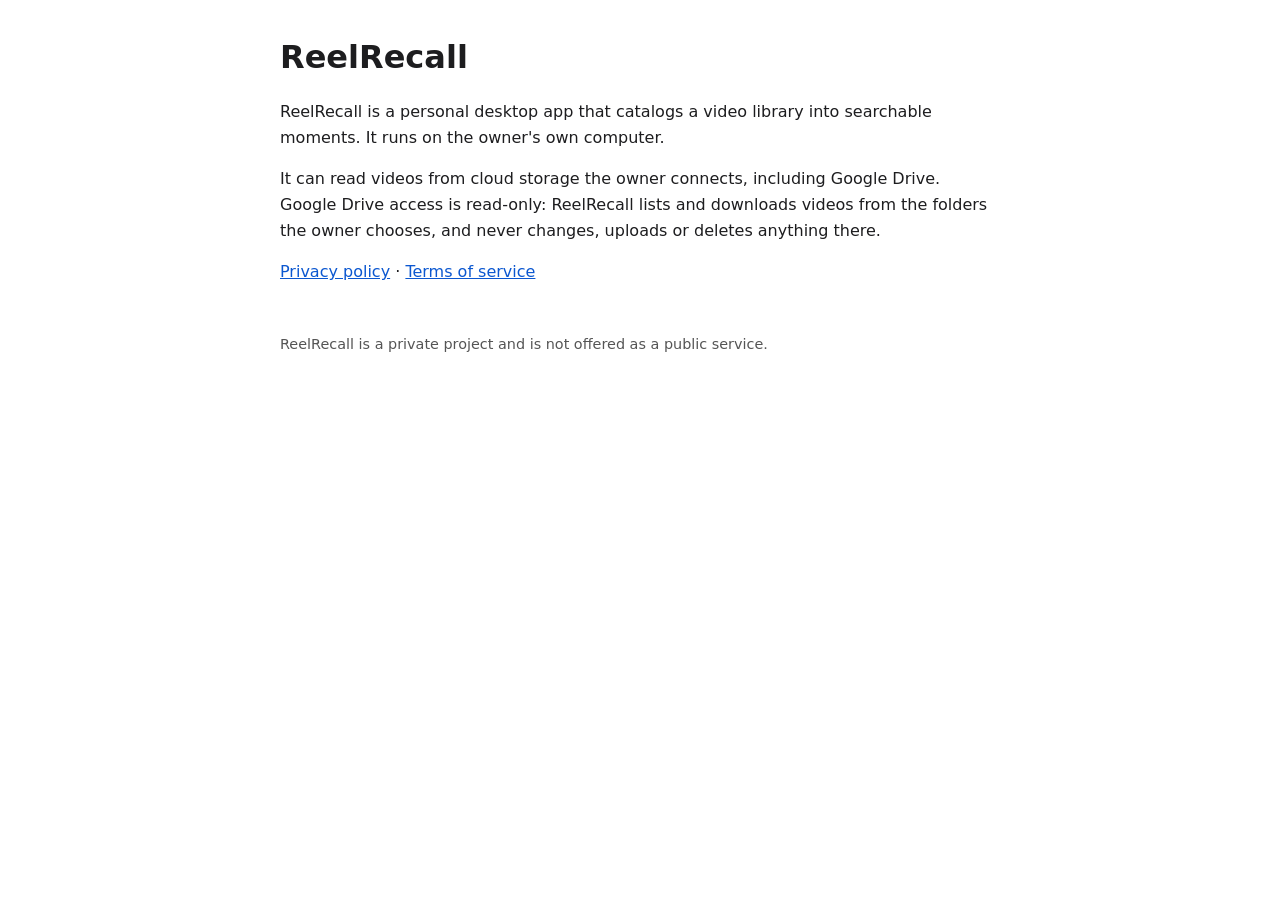
<file: index.html>
<!doctype html><html lang="en"><head><meta charset="utf-8"><meta name="viewport" content="width=device-width,initial-scale=1">
<title>ReelRecall</title><link rel="stylesheet" href="style.css"></head><body>
<h1>ReelRecall</h1>
<p>ReelRecall is a personal desktop app that catalogs a video library into searchable moments. It runs on the owner's own computer.</p>
<p>It can read videos from cloud storage the owner connects, including Google Drive. Google Drive access is read-only: ReelRecall lists and downloads videos from the folders the owner chooses, and never changes, uploads or deletes anything there.</p>
<p><a href="privacy.html">Privacy policy</a> · <a href="terms.html">Terms of service</a></p>
<footer>ReelRecall is a private project and is not offered as a public service.</footer>
</body></html>
</file>
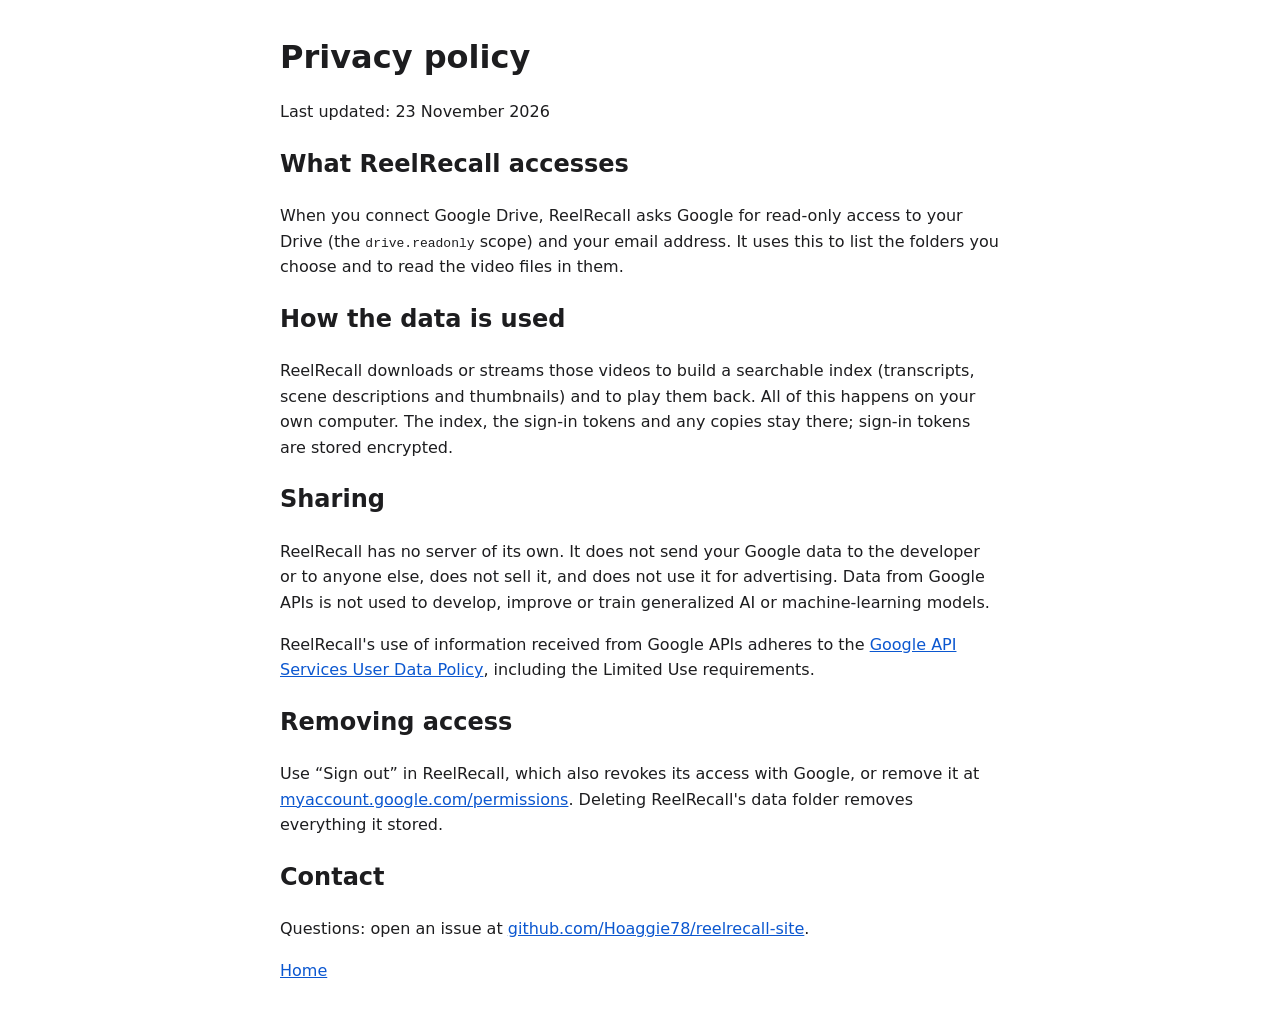
<file: privacy.html>
<!doctype html><html lang="en"><head><meta charset="utf-8"><meta name="viewport" content="width=device-width,initial-scale=1">
<title>ReelRecall Privacy</title><link rel="stylesheet" href="style.css"></head><body>
<h1>Privacy policy</h1><p>Last updated: 23 November 2026</p>
<h2>What ReelRecall accesses</h2>
<p>When you connect Google Drive, ReelRecall asks Google for read-only access to your Drive (the <code>drive.readonly</code> scope) and your email address. It uses this to list the folders you choose and to read the video files in them.</p>
<h2>How the data is used</h2>
<p>ReelRecall downloads or streams those videos to build a searchable index (transcripts, scene descriptions and thumbnails) and to play them back. All of this happens on your own computer. The index, the sign-in tokens and any copies stay there; sign-in tokens are stored encrypted.</p>
<h2>Sharing</h2>
<p>ReelRecall has no server of its own. It does not send your Google data to the developer or to anyone else, does not sell it, and does not use it for advertising. Data from Google APIs is not used to develop, improve or train generalized AI or machine-learning models.</p>
<p>ReelRecall's use of information received from Google APIs adheres to the <a href="https://developers.google.com/terms/api-services-user-data-policy">Google API Services User Data Policy</a>, including the Limited Use requirements.</p>
<h2>Removing access</h2>
<p>Use “Sign out” in ReelRecall, which also revokes its access with Google, or remove it at <a href="https://myaccount.google.com/permissions">myaccount.google.com/permissions</a>. Deleting ReelRecall's data folder removes everything it stored.</p>
<h2>Contact</h2>
<p>Questions: open an issue at <a href="https://github.com/Hoaggie78/reelrecall-site/issues">github.com/Hoaggie78/reelrecall-site</a>.</p>
<p><a href="index.html">Home</a></p>
</body></html>
</file>
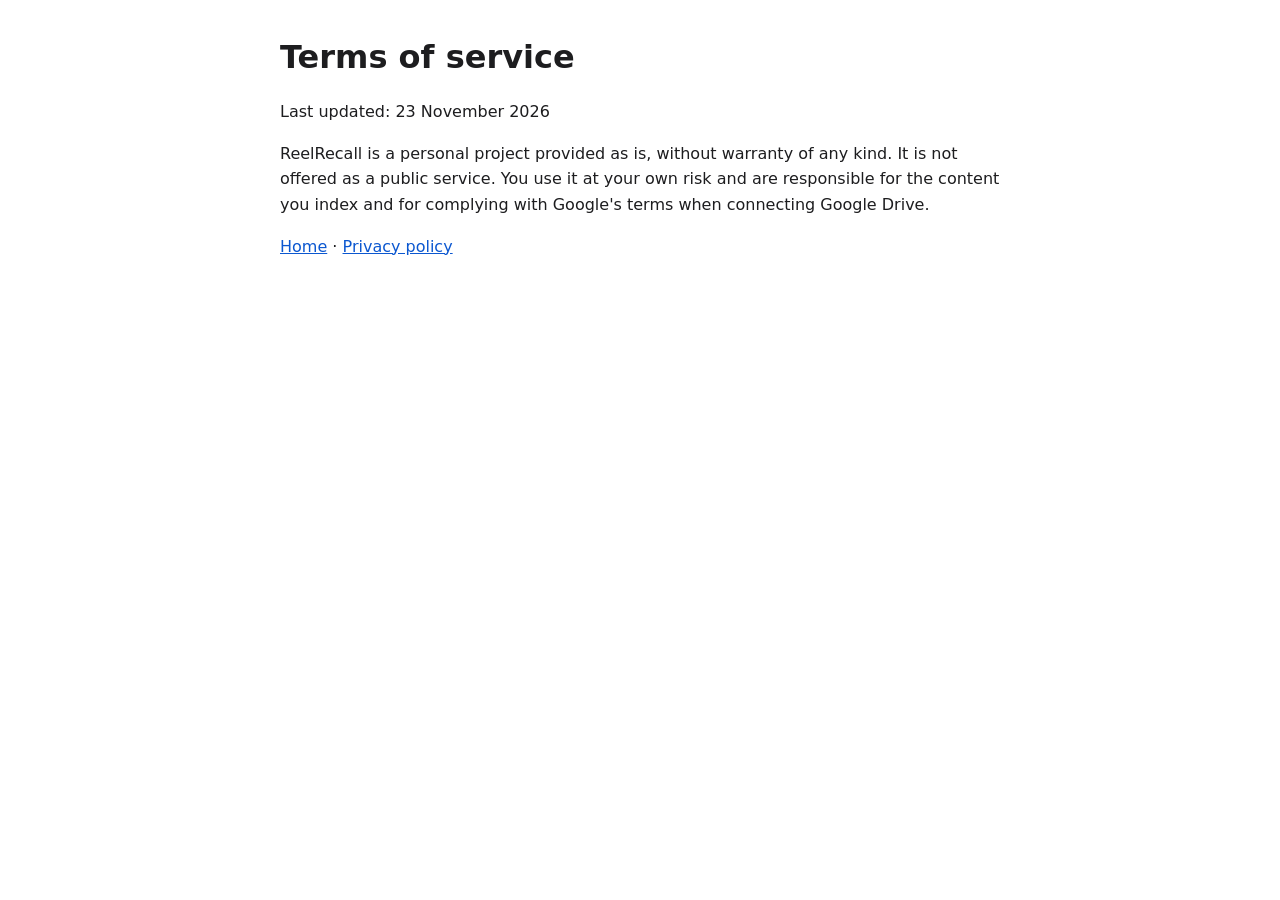
<file: terms.html>
<!doctype html><html lang="en"><head><meta charset="utf-8"><meta name="viewport" content="width=device-width,initial-scale=1">
<title>ReelRecall Terms</title><link rel="stylesheet" href="style.css"></head><body>
<h1>Terms of service</h1><p>Last updated: 23 November 2026</p>
<p>ReelRecall is a personal project provided as is, without warranty of any kind. It is not offered as a public service. You use it at your own risk and are responsible for the content you index and for complying with Google's terms when connecting Google Drive.</p>
<p><a href="index.html">Home</a> · <a href="privacy.html">Privacy policy</a></p>
</body></html>
</file>
<file: style.css>
body{font-family:system-ui,sans-serif;max-width:720px;margin:2rem auto;padding:0 16px;line-height:1.6;color:#1d1d1f;background:#fff}
h1{margin-bottom:.2rem}a{color:#0b57d0}footer{margin-top:3rem;font-size:.9rem;color:#555}
@media (prefers-color-scheme:dark){body{background:#151515;color:#e8e8e8}a{color:#8ab4f8}footer{color:#aaa}}
</file>
